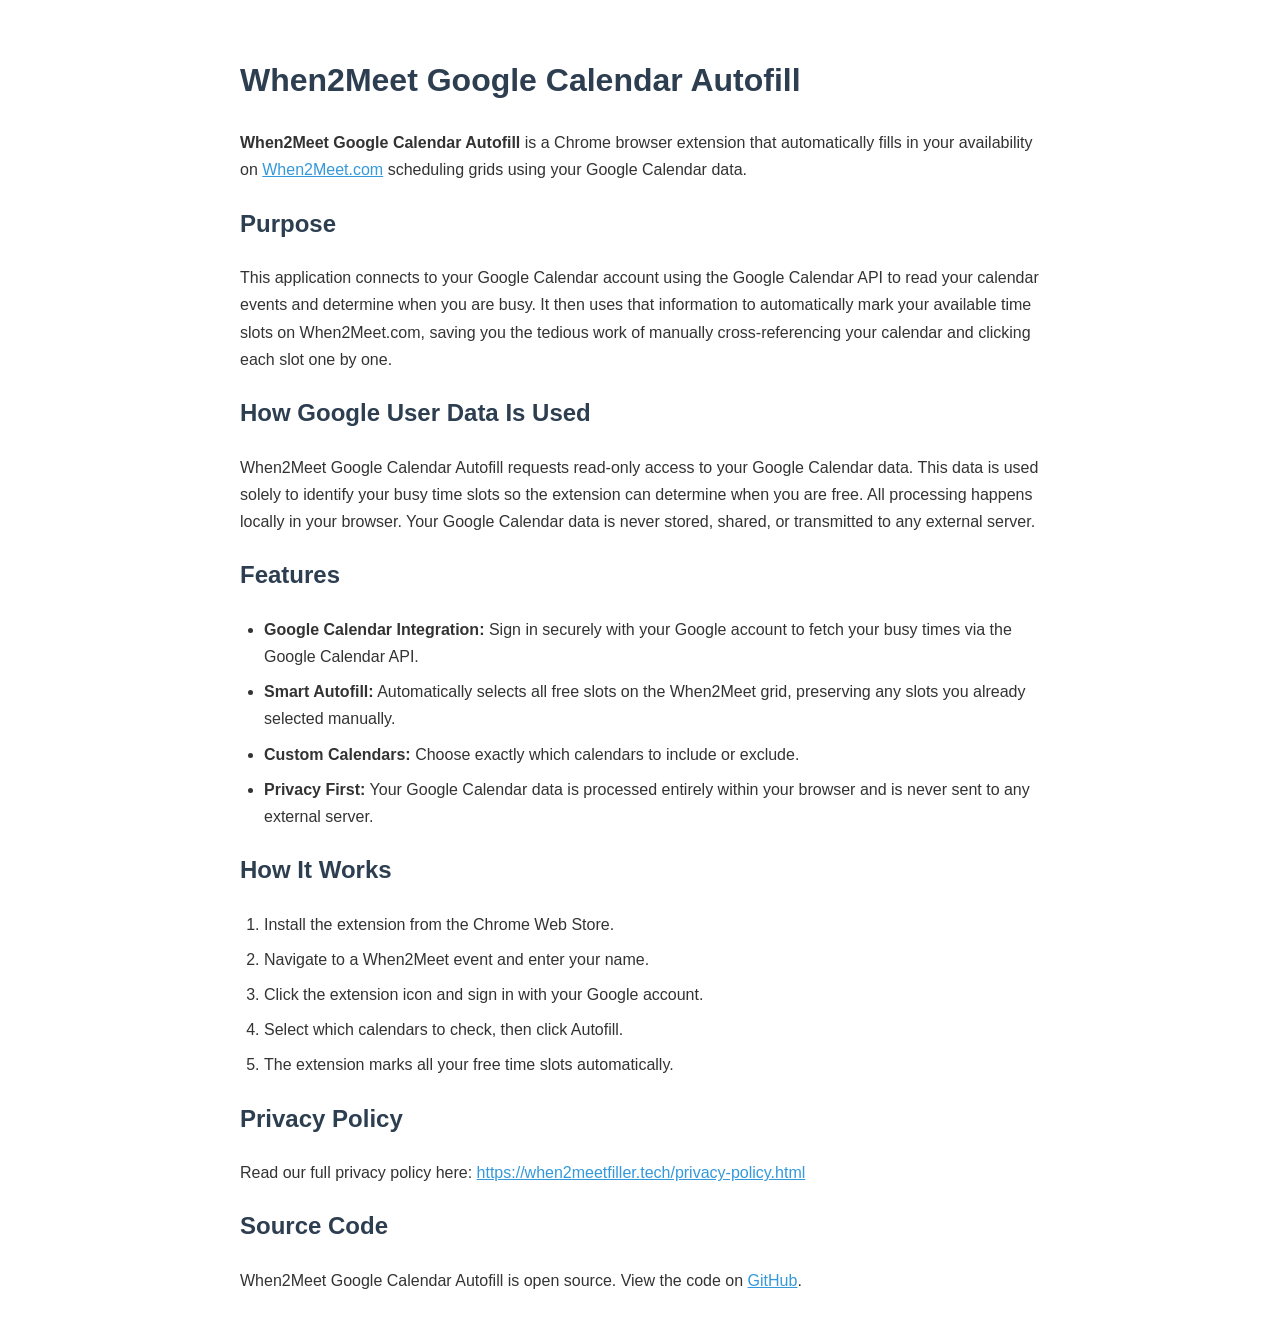
<file: index.html>
<!DOCTYPE html>
<html lang="en">

<head>
    <meta charset="UTF-8">
    <meta name="viewport" content="width=device-width, initial-scale=1.0">
    <meta name="google-site-verification" content="L-oKnzH7NUOb3DtzRBtZLPTzw_2JffK75x2YfrsdVDA" />
    <meta name="description"
        content="When2Meet Google Calendar Autofill is a Chrome extension that reads your Google Calendar busy times and automatically fills in your availability on When2Meet.">
    <title>When2Meet Google Calendar Autofill</title>
    <style>
        body {
            font-family: -apple-system, BlinkMacSystemFont, "Segoe UI", Roboto, Helvetica, Arial, sans-serif;
            line-height: 1.7;
            color: #333;
            max-width: 800px;
            margin: 0 auto;
            padding: 2rem;
        }

        h1, h2 {
            color: #2c3e50;
        }

        a {
            color: #3498db;
        }

        ul, ol {
            padding-left: 1.5rem;
        }

        li {
            margin-bottom: 0.5rem;
        }
    </style>
</head>

<body>

    <h1>When2Meet Google Calendar Autofill</h1>

    <p><strong>When2Meet Google Calendar Autofill</strong> is a Chrome browser extension that automatically fills in
        your availability on <a href="https://www.when2meet.com/">When2Meet.com</a> scheduling grids using your
        Google Calendar data.</p>

    <h2>Purpose</h2>

    <p>This application connects to your Google Calendar account using the Google Calendar API to read your
        calendar events and determine when you are busy. It then uses that information to automatically mark your
        available time slots on When2Meet.com, saving you the tedious work of manually cross-referencing your calendar
        and clicking each slot one by one.</p>

    <h2>How Google User Data Is Used</h2>

    <p>When2Meet Google Calendar Autofill requests read-only access to your Google Calendar data. This data is used
        solely to identify your busy time slots so the extension can determine when you are free. All processing
        happens locally in your browser. Your Google Calendar data is never stored, shared, or transmitted to any
        external server.</p>

    <h2>Features</h2>

    <ul>
        <li><strong>Google Calendar Integration:</strong> Sign in securely with your Google account to fetch your
            busy times via the Google Calendar API.</li>
        <li><strong>Smart Autofill:</strong> Automatically selects all free slots on the When2Meet grid, preserving
            any slots you already selected manually.</li>
        <li><strong>Custom Calendars:</strong> Choose exactly which calendars to include or exclude.</li>
        <li><strong>Privacy First:</strong> Your Google Calendar data is processed entirely within your browser and
            is never sent to any external server.</li>
    </ul>

    <h2>How It Works</h2>

    <ol>
        <li>Install the extension from the Chrome Web Store.</li>
        <li>Navigate to a When2Meet event and enter your name.</li>
        <li>Click the extension icon and sign in with your Google account.</li>
        <li>Select which calendars to check, then click Autofill.</li>
        <li>The extension marks all your free time slots automatically.</li>
    </ol>

    <h2>Privacy Policy</h2>

    <p>Read our full privacy policy here:
        <a href="https://when2meetfiller.tech/privacy-policy.html">https://when2meetfiller.tech/privacy-policy.html</a>
    </p>

    <h2>Source Code</h2>

    <p>When2Meet Google Calendar Autofill is open source. View the code on
        <a href="https://github.com/dsmithnautel/when2meet-gcal-autofill">GitHub</a>.
    </p>

</body>

</html>
</file>
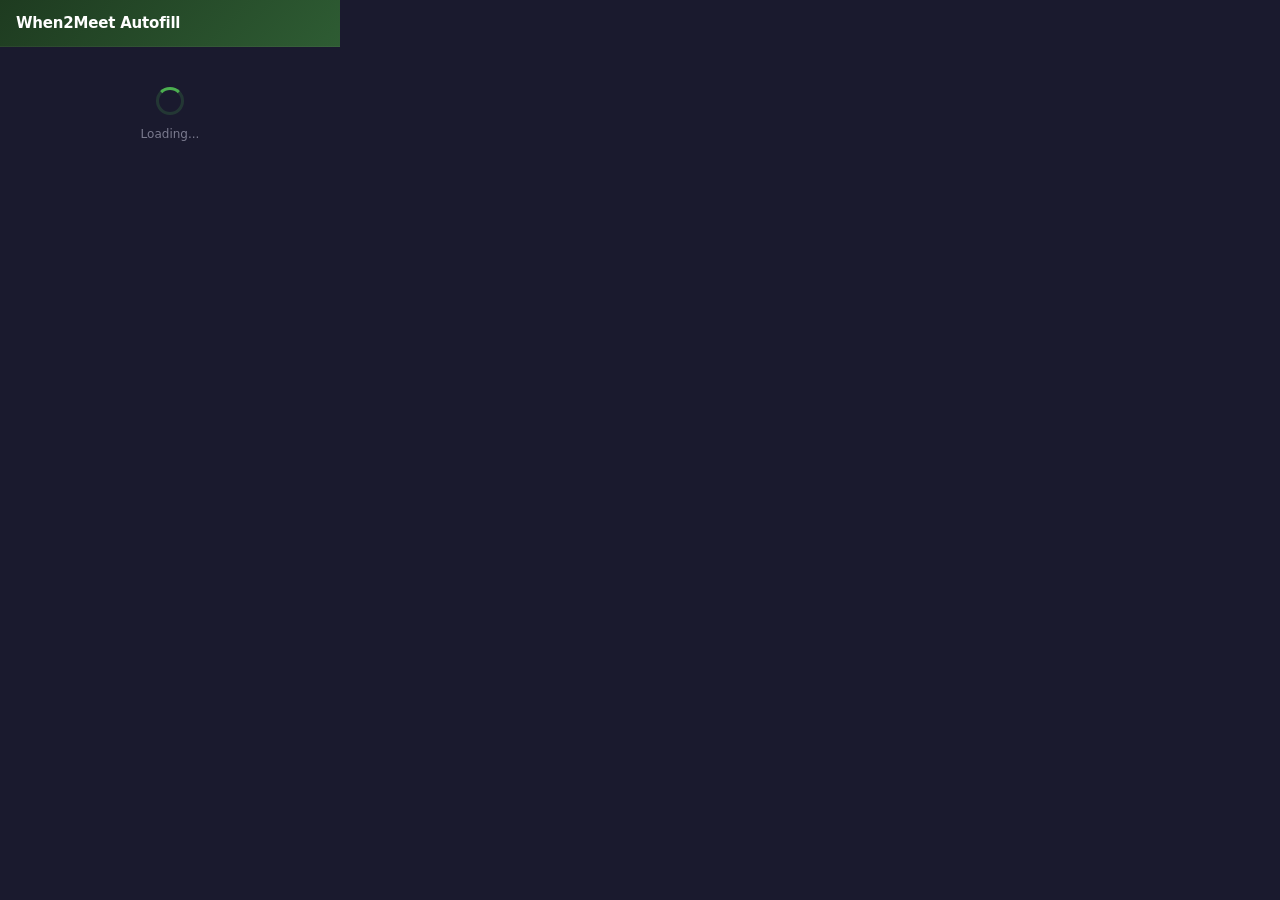
<file: popup.html>
<!DOCTYPE html>
<html lang="en">

<head>
  <meta charset="UTF-8" />
  <meta name="viewport" content="width=device-width, initial-scale=1.0" />
  <title>When2Meet Autofill</title>
  <link rel="stylesheet" href="popup.css" />
</head>

<body>
  <!-- Header -->
  <header class="header">
    <div class="header-brand">
      <h1>When2Meet Autofill</h1>
    </div>
  </header>

  <!-- Status Messages -->
  <div id="status-not-when2meet" class="status-card hidden">
    <p>Navigate to a <strong>When2Meet event page</strong> to use this extension.</p>
  </div>

  <div id="status-error" class="status-card status-error hidden">
    <p id="error-message"></p>
  </div>

  <!-- Signed-out View -->
  <div id="view-signed-out" class="view hidden">
    <div class="sign-in-card">
      <p>Sign in with your Google account to access your calendar.</p>
      <button id="btn-sign-in" class="btn btn-primary">
        <span class="google-icon">G</span>
        Sign in with Google
      </button>
    </div>
  </div>

  <!-- Signed-in View -->
  <div id="view-signed-in" class="view hidden">
    <!-- Calendar List -->
    <div class="section">
      <h2 class="section-title">Your Calendars</h2>
      <p class="section-subtitle">Uncheck calendars to ignore their events</p>
      <div id="calendar-list" class="calendar-list">
        <!-- Populated by JS -->
      </div>
    </div>

    <!-- Actions -->
    <div class="actions">
      <button id="btn-autofill" class="btn btn-primary btn-full">
        Autofill Availability
      </button>
      <button id="btn-sign-out" class="btn btn-ghost btn-full">
        Sign Out
      </button>
    </div>
  </div>

  <!-- Loading -->
  <div id="view-loading" class="view">
    <div class="loading-spinner"></div>
    <p class="loading-text">Loading...</p>
  </div>

  <script src="popup.js"></script>
</body>

</html>
</file>
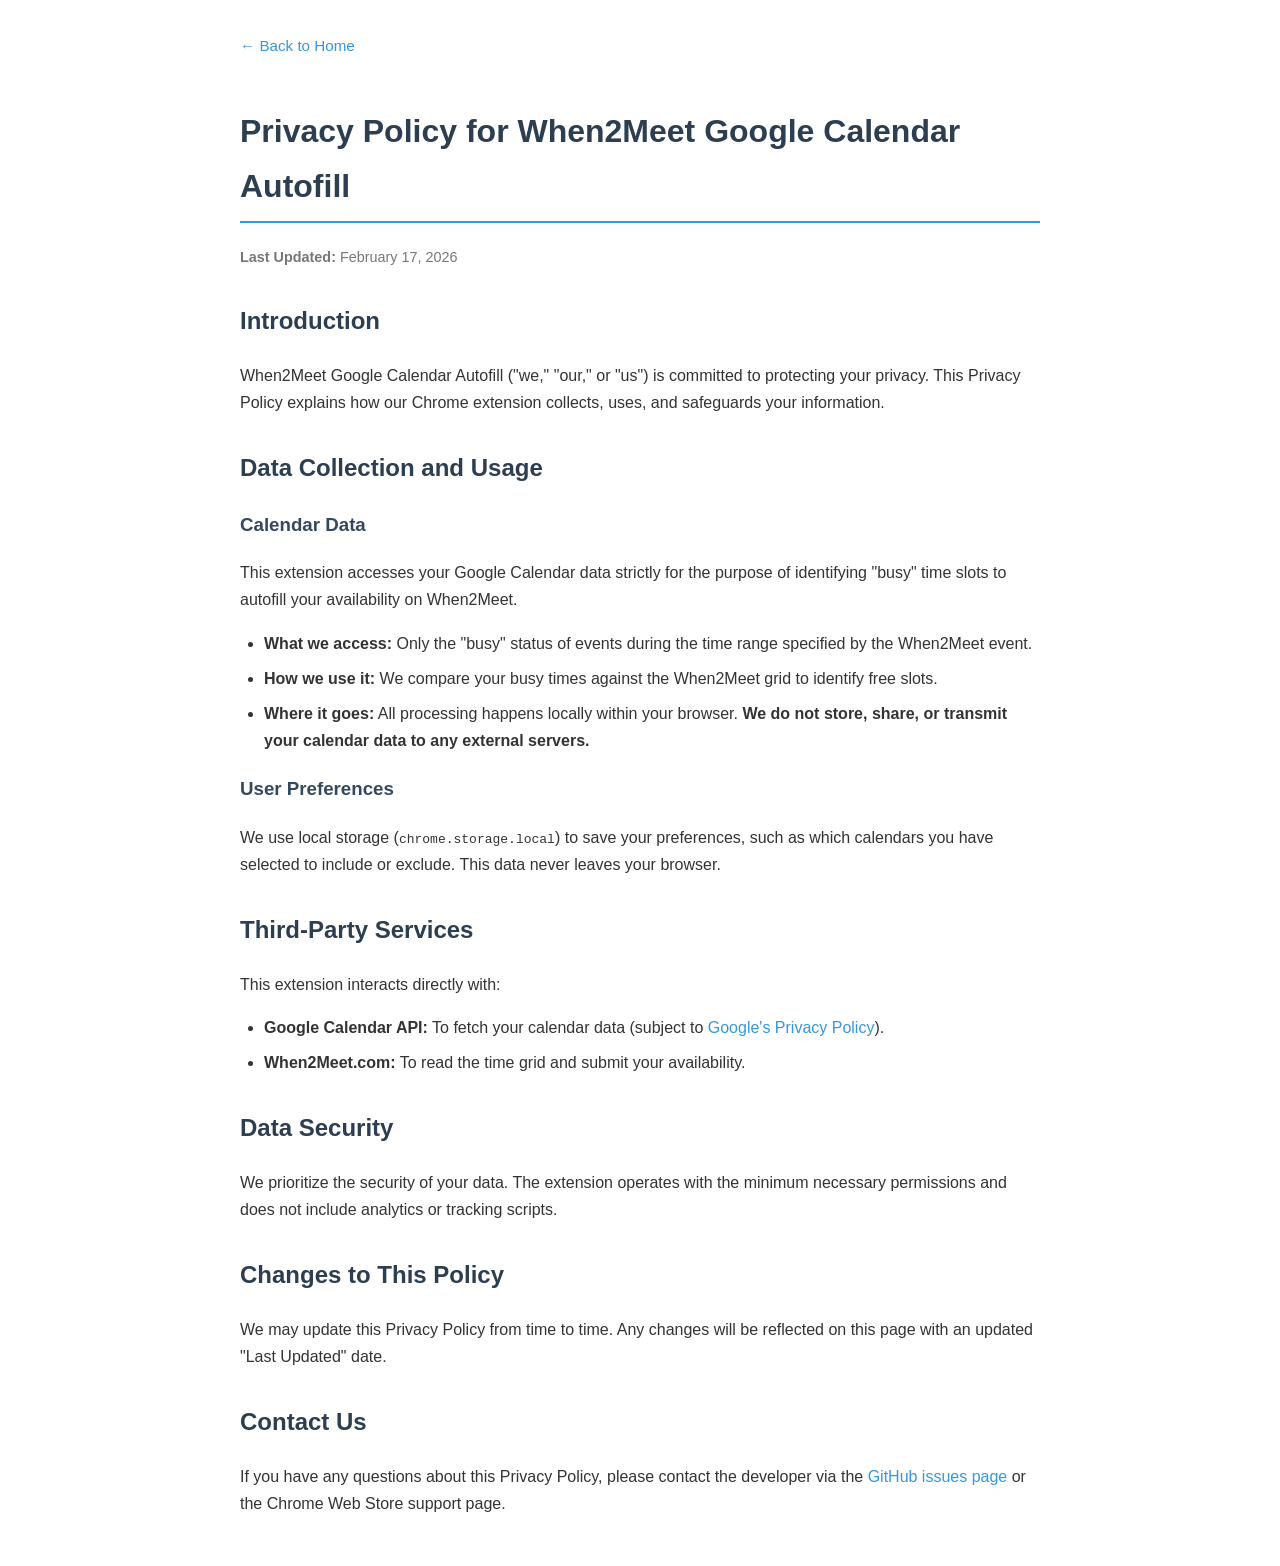
<file: privacy-policy.html>
<!DOCTYPE html>
<html lang="en">

<head>
    <meta charset="UTF-8">
    <meta name="viewport" content="width=device-width, initial-scale=1.0">
    <title>Privacy Policy - When2Meet Google Calendar Autofill</title>
    <style>
        body {
            font-family: -apple-system, BlinkMacSystemFont, "Segoe UI", Roboto, Helvetica, Arial, sans-serif;
            line-height: 1.7;
            color: #333;
            max-width: 800px;
            margin: 0 auto;
            padding: 2rem;
        }

        h1 {
            color: #2c3e50;
            border-bottom: 2px solid #3498db;
            padding-bottom: 0.5rem;
        }

        h2 {
            color: #2c3e50;
            margin-top: 2rem;
        }

        h3 {
            color: #34495e;
        }

        ul {
            padding-left: 1.5rem;
        }

        li {
            margin-bottom: 0.5rem;
        }

        a {
            color: #3498db;
            text-decoration: none;
        }

        a:hover {
            text-decoration: underline;
        }

        .back-link {
            display: inline-block;
            margin-bottom: 1.5rem;
            font-size: 0.95rem;
        }

        .last-updated {
            color: #777;
            font-size: 0.9rem;
        }
    </style>
</head>

<body>
    <a class="back-link" href="https://when2meetfiller.tech/">&larr; Back to Home</a>

    <h1>Privacy Policy for When2Meet Google Calendar Autofill</h1>
    <p class="last-updated"><strong>Last Updated:</strong> February 17, 2026</p>

    <h2>Introduction</h2>
    <p>When2Meet Google Calendar Autofill ("we," "our," or "us") is committed to protecting your privacy. This Privacy
        Policy explains how our Chrome extension collects, uses, and safeguards your information.</p>

    <h2>Data Collection and Usage</h2>

    <h3>Calendar Data</h3>
    <p>This extension accesses your Google Calendar data strictly for the purpose of identifying "busy" time slots to
        autofill your availability on When2Meet.</p>
    <ul>
        <li><strong>What we access:</strong> Only the "busy" status of events during the time range specified by the
            When2Meet event.</li>
        <li><strong>How we use it:</strong> We compare your busy times against the When2Meet grid to identify free
            slots.</li>
        <li><strong>Where it goes:</strong> All processing happens locally within your browser. <strong>We do not store,
                share, or transmit your calendar data to any external servers.</strong></li>
    </ul>

    <h3>User Preferences</h3>
    <p>We use local storage (<code>chrome.storage.local</code>) to save your preferences, such as which calendars you
        have selected to include or exclude. This data never leaves your browser.</p>

    <h2>Third-Party Services</h2>
    <p>This extension interacts directly with:</p>
    <ul>
        <li><strong>Google Calendar API:</strong> To fetch your calendar data (subject to <a
                href="https://policies.google.com/privacy" target="_blank" rel="noopener">Google's Privacy
                Policy</a>).</li>
        <li><strong>When2Meet.com:</strong> To read the time grid and submit your availability.</li>
    </ul>

    <h2>Data Security</h2>
    <p>We prioritize the security of your data. The extension operates with the minimum necessary permissions and does
        not include analytics or tracking scripts.</p>

    <h2>Changes to This Policy</h2>
    <p>We may update this Privacy Policy from time to time. Any changes will be reflected on this page with an updated
        "Last Updated" date.</p>

    <h2>Contact Us</h2>
    <p>If you have any questions about this Privacy Policy, please contact the developer via the
        <a href="https://github.com/dsmithnautel/when2meet-gcal-autofill/issues" target="_blank"
            rel="noopener">GitHub issues page</a> or the Chrome Web Store support page.
    </p>
</body>

</html>
</file>
<file: popup.css>
/* ── Base Reset ─────────────────────────────────────────────────────── */
* {
  margin: 0;
  padding: 0;
  box-sizing: border-box;
}

body {
  width: 340px;
  min-height: 200px;
  font-family: 'Segoe UI', system-ui, -apple-system, sans-serif;
  font-size: 13px;
  color: #e1e1e6;
  background: #1a1a2e;
}

.header {
  background: linear-gradient(135deg, #1e3b20, #2e5c33);
  padding: 14px 16px;
  border-bottom: 1px solid rgba(255, 255, 255, 0.06);
}

.header-brand {
  display: flex;
  align-items: center;
  gap: 8px;
}

.header-icon {
  font-size: 20px;
}

.header h1 {
  font-size: 15px;
  font-weight: 600;
  color: #ffffff;
  letter-spacing: -0.2px;
}

/* ── Status Cards ──────────────────────────────────────────────────── */
.status-card {
  margin: 16px;
  padding: 16px;
  background: rgba(255, 255, 255, 0.04);
  border: 1px solid rgba(255, 255, 255, 0.08);
  border-radius: 10px;
  text-align: center;
}

.status-card .status-icon {
  font-size: 28px;
  margin-bottom: 8px;
}

.status-card p {
  color: #a0a0b0;
  line-height: 1.5;
}

.status-error {
  border-color: rgba(255, 82, 82, 0.3);
  background: rgba(255, 82, 82, 0.08);
}

.status-error p {
  color: #ff7070;
}

/* ── Views ─────────────────────────────────────────────────────────── */
.view {
  padding: 16px;
}

.hidden {
  display: none !important;
}

/* ── Sign-in Card ──────────────────────────────────────────────────── */
.sign-in-card {
  text-align: center;
  padding: 20px 8px;
}

.sign-in-card p {
  color: #a0a0b0;
  margin-bottom: 16px;
  line-height: 1.5;
}

/* ── Buttons ───────────────────────────────────────────────────────── */
.btn {
  display: inline-flex;
  align-items: center;
  justify-content: center;
  gap: 8px;
  padding: 10px 18px;
  border: none;
  border-radius: 8px;
  font-size: 13px;
  font-weight: 600;
  cursor: pointer;
  transition: all 0.2s ease;
}

.btn-primary {
  background: #4caf50;
  color: white;
}

.btn-primary:hover {
  transform: translateY(-1px);
  box-shadow: 0 4px 16px rgba(76, 175, 80, 0.4);
}

.btn-primary:active {
  transform: translateY(0);
}

.btn-ghost {
  background: transparent;
  color: #888;
  border: 1px solid rgba(255, 255, 255, 0.08);
}

.btn-ghost:hover {
  background: rgba(255, 255, 255, 0.04);
  color: #aaa;
}

.btn-full {
  width: 100%;
}

.google-icon {
  display: inline-flex;
  align-items: center;
  justify-content: center;
  width: 20px;
  height: 20px;
  background: white;
  color: #4285f4;
  border-radius: 4px;
  font-weight: 700;
  font-size: 12px;
}

/* ── Section ───────────────────────────────────────────────────────── */
.section {
  margin-bottom: 16px;
}

.section-title {
  font-size: 12px;
  font-weight: 700;
  text-transform: uppercase;
  letter-spacing: 0.8px;
  color: #ffffff;
  margin-bottom: 4px;
}

.section-subtitle {
  font-size: 11px;
  color: #ffffff;
  margin-bottom: 12px;
}

/* ── Calendar List ─────────────────────────────────────────────────── */
.calendar-list {
  display: flex;
  flex-direction: column;
  gap: 4px;
  max-height: 220px;
  overflow-y: auto;
  padding-right: 4px;
}

.calendar-list::-webkit-scrollbar {
  width: 4px;
}

.calendar-list::-webkit-scrollbar-track {
  background: transparent;
}

.calendar-list::-webkit-scrollbar-thumb {
  background: rgba(255, 255, 255, 0.1);
  border-radius: 2px;
}

.calendar-item {
  display: flex;
  align-items: center;
  gap: 10px;
  padding: 8px 10px;
  background: rgba(255, 255, 255, 0.03);
  border: 1px solid rgba(255, 255, 255, 0.05);
  border-radius: 8px;
  cursor: pointer;
  transition: background 0.15s ease;
}

.calendar-item:hover {
  background: rgba(255, 255, 255, 0.06);
}

.calendar-color {
  width: 10px;
  height: 10px;
  border-radius: 50%;
  flex-shrink: 0;
}

.calendar-name {
  flex: 1;
  font-size: 13px;
  color: #d0d0dc;
  overflow: hidden;
  text-overflow: ellipsis;
  white-space: nowrap;
}

.calendar-item input[type="checkbox"] {
  width: 15px;
  height: 15px;
  cursor: pointer;
  appearance: none;
  background-color: #ffcdcd;
  border-radius: 2px;
  border: 1px solid rgba(255, 255, 255, 0.2);
  display: flex;
  align-items: center;
  justify-content: center;
}

.calendar-item input[type="checkbox"]:checked {
  background-color: #4caf50;
  border-color: #4caf50;
}

/* Custom checkmark using pseudo-element */
.calendar-item input[type="checkbox"]:checked::after {
  content: "";
  width: 4px;
  height: 8px;
  border: solid white;
  border-width: 0 2px 2px 0;
  transform: rotate(45deg);
  margin-bottom: 2px;
}

/* ── Actions ───────────────────────────────────────────────────────── */
.actions {
  display: flex;
  flex-direction: column;
  gap: 8px;
}

/* ── Loading ───────────────────────────────────────────────────────── */
.loading-spinner {
  width: 28px;
  height: 28px;
  border: 3px solid rgba(76, 175, 80, 0.2);
  border-top-color: #4caf50;
  border-radius: 50%;
  animation: spin 0.8s linear infinite;
  margin: 24px auto 12px;
}

@keyframes spin {
  to {
    transform: rotate(360deg);
  }
}

.loading-text {
  text-align: center;
  color: #7a7a8e;
  font-size: 12px;
}
</file>
